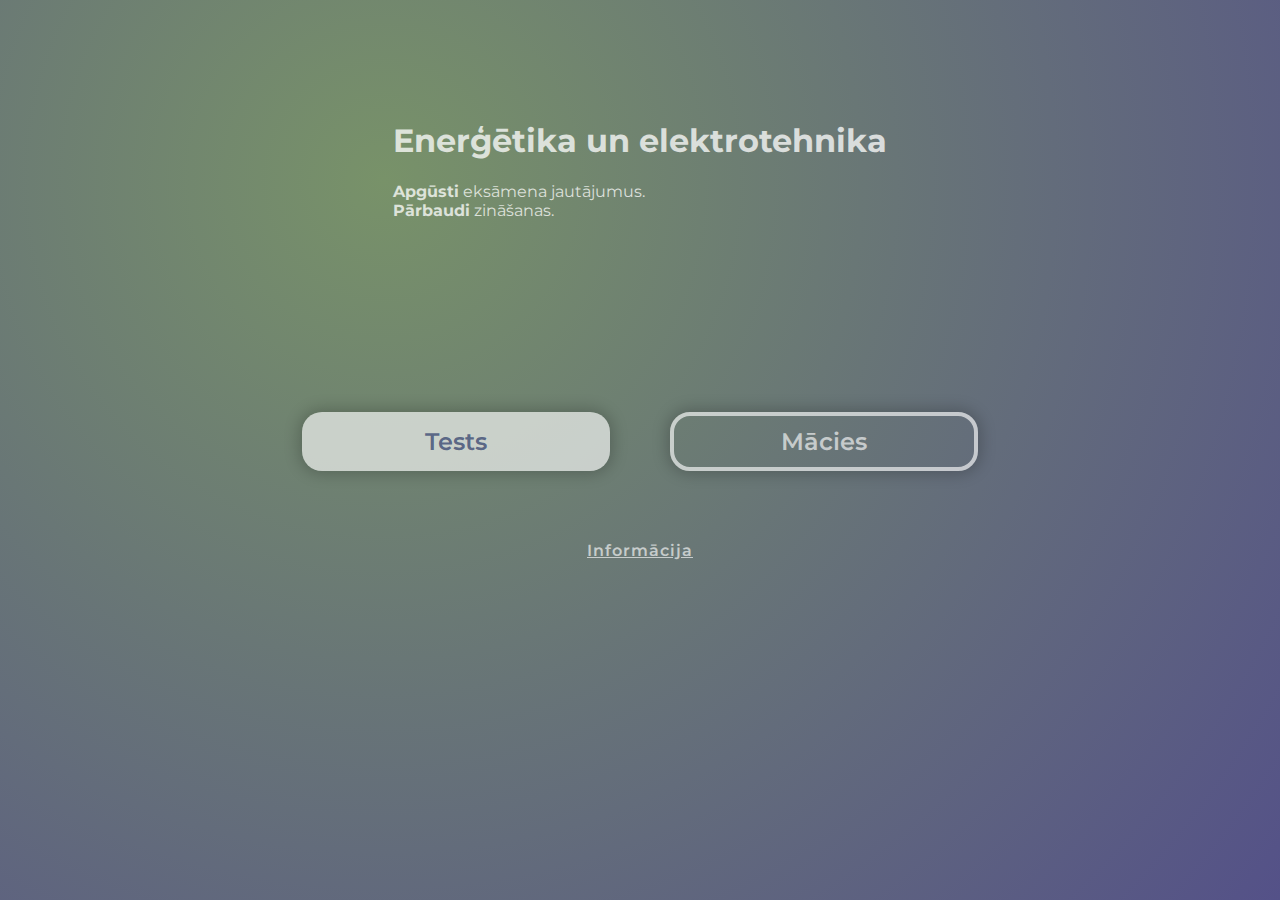
<file: index.html>
<!DOCTYPE html>
<html lang="lv">
<head>
  <meta charset="UTF-8">
  <meta http-equiv="X-UA-Compatible" content="IE=edge">
  <meta name="viewport" content="width=device-width, initial-scale=1.0">
  <link rel="preconnect" href="https://fonts.googleapis.com">
  <link rel="preconnect" href="https://fonts.gstatic.com" crossorigin>
  <link href="https://fonts.googleapis.com/css2?family=Montserrat:ital,wght@0,100;0,200;0,300;0,400;0,500;0,600;0,700;0,800;0,900;1,100;1,200;1,300;1,400;1,500;1,600;1,700;1,800;1,900&display=swap" rel="stylesheet">
  <link rel="stylesheet" href="css/styles.css">
  <link rel="icon" type="image/x-icon" href="./plug.png">
  <title>Topošiem elektriķiem</title>
</head>
<body>
  <div class="background"></div>
  <div class="container">

    <div class="header-container">
      <h1>Enerģētika un elektrotehnika</h1>
      <h4><span style="font-weight: 700;">Apgūsti</span> eksāmena jautājumus.<br><span style="font-weight: 700;">Pārbaudi</span> zināšanas.</h4>
      <p></p>
    </div>

    <div class="btn-container">
      
      <a id="test" class="test-btn btn-large" href="./pages/tests.html"><span>Tests</span></a>
      <a id="learn" class="learn-btn btn-large" href="./pages/macies.html"><span>Mācies</span></a>
    </div>
      <a id="info" class="info-page-btn" href="./pages/info.html"><span>Informācija</span></a>
    
  </div>
</body>
</html>
</file>
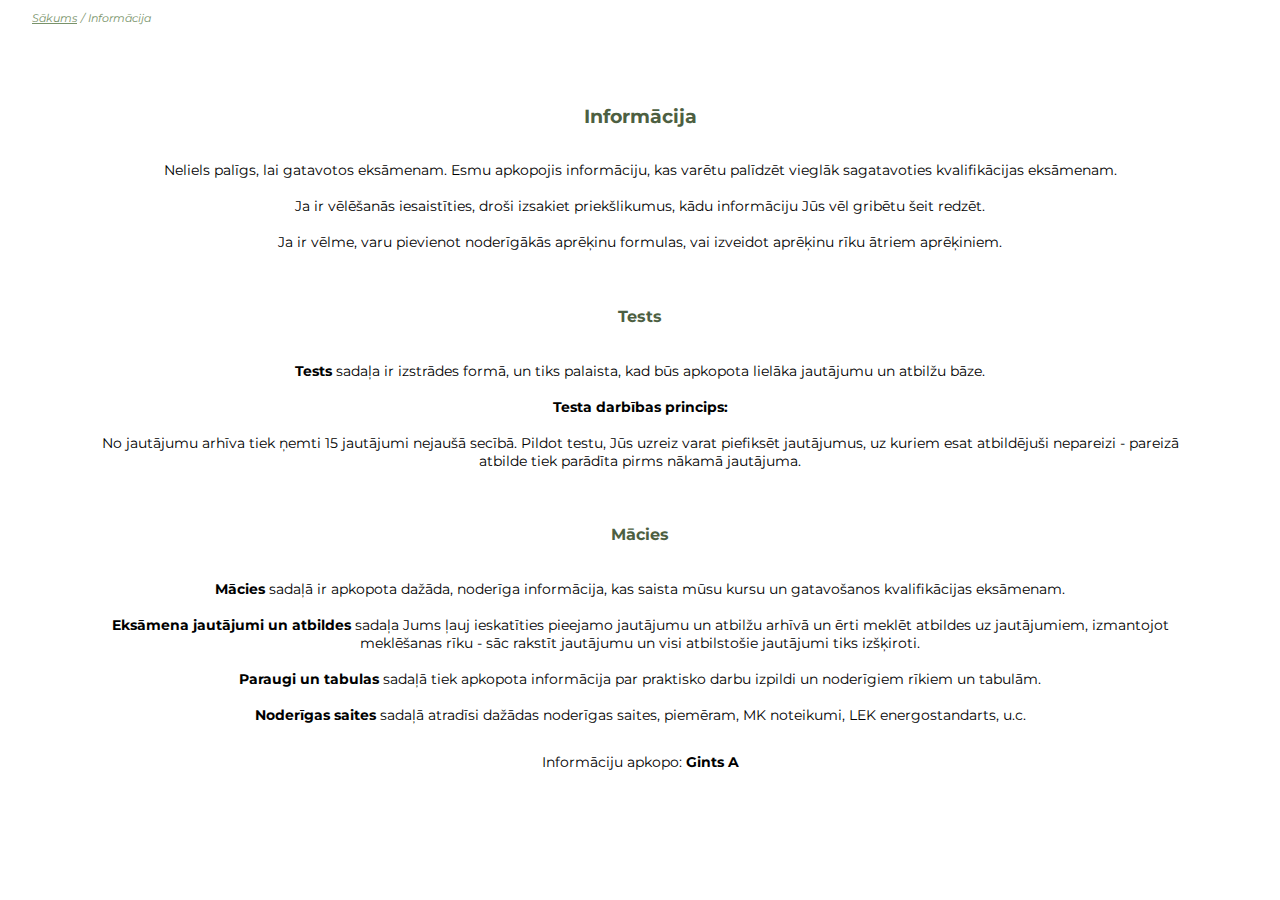
<file: pages/info.html>
<!DOCTYPE html>
<html lang="en">
<head>
  <meta charset="UTF-8">
  <meta http-equiv="X-UA-Compatible" content="IE=edge">
  <meta name="viewport" content="width=device-width, initial-scale=1.0">
  <link rel="preconnect" href="https://fonts.googleapis.com">
  <link rel="preconnect" href="https://fonts.gstatic.com" crossorigin>
  <link href="https://fonts.googleapis.com/css2?family=Montserrat:ital,wght@0,100;0,200;0,300;0,400;0,500;0,600;0,700;0,800;0,900;1,100;1,200;1,300;1,400;1,500;1,600;1,700;1,800;1,900&display=swap" rel="stylesheet">
  <link rel="stylesheet" href="../css/info.css">
  <link rel="icon" type="image/x-icon" href="../plug.png">
  <title>Topošiem elektriķiem | Info</title>
</head>
<body>
  <div class="background"></div>
  <div class="container">

    <div class="breadcrumbs">
      <a class="breadcrumb-item" href="../index.html"><span>Sākums</span></a>

      <p class="breadcrumb-item"> / Informācija</p>
    </div>
    <div class="info-container">
      
      
      

        <h3>Informācija</h3>
        <p>Neliels palīgs, lai gatavotos eksāmenam. Esmu apkopojis informāciju, kas varētu palīdzēt vieglāk sagatavoties kvalifikācijas eksāmenam.<br><br>Ja ir vēlēšanās iesaistīties, droši izsakiet priekšlikumus, kādu informāciju Jūs vēl gribētu šeit redzēt.<br><br>Ja ir vēlme, varu pievienot noderīgākās aprēķinu formulas, vai izveidot aprēķinu rīku ātriem aprēķiniem.
        </p>
        <h4>Tests</h4>
        <p><strong>Tests</strong> sadaļa ir izstrādes formā, un tiks palaista, kad būs apkopota lielāka jautājumu un atbilžu bāze.<br><br><strong>Testa darbības princips:<br><br></strong>No jautājumu arhīva tiek ņemti 15 jautājumi nejaušā secībā. Pildot testu, Jūs uzreiz varat piefiksēt jautājumus, uz kuriem esat atbildējuši nepareizi - pareizā atbilde tiek parādīta pirms nākamā jautājuma.</p>
        <h4>Mācies</h4>
        <p><strong>Mācies</strong> sadaļā ir apkopota dažāda, noderīga informācija, kas saista mūsu kursu un gatavošanos kvalifikācijas eksāmenam.<br><br><strong>Eksāmena jautājumi un atbildes</strong> sadaļa Jums ļauj ieskatīties pieejamo jautājumu un atbilžu arhīvā un ērti meklēt atbildes uz jautājumiem, izmantojot meklēšanas rīku - sāc rakstīt jautājumu un visi atbilstošie jautājumi tiks izšķiroti.<br><br><strong>Paraugi un tabulas</strong> sadaļā tiek apkopota informācija par praktisko darbu izpildi un noderīgiem rīkiem un tabulām.<br><br><strong>Noderīgas saites</strong> sadaļā atradīsi dažādas noderīgas saites, piemēram, MK noteikumi, LEK energostandarts, u.c.</p>

        <p>Informāciju apkopo: <strong>Gints A</strong></p>
        
      </div>

  </div>
</body>
</html>
</file>
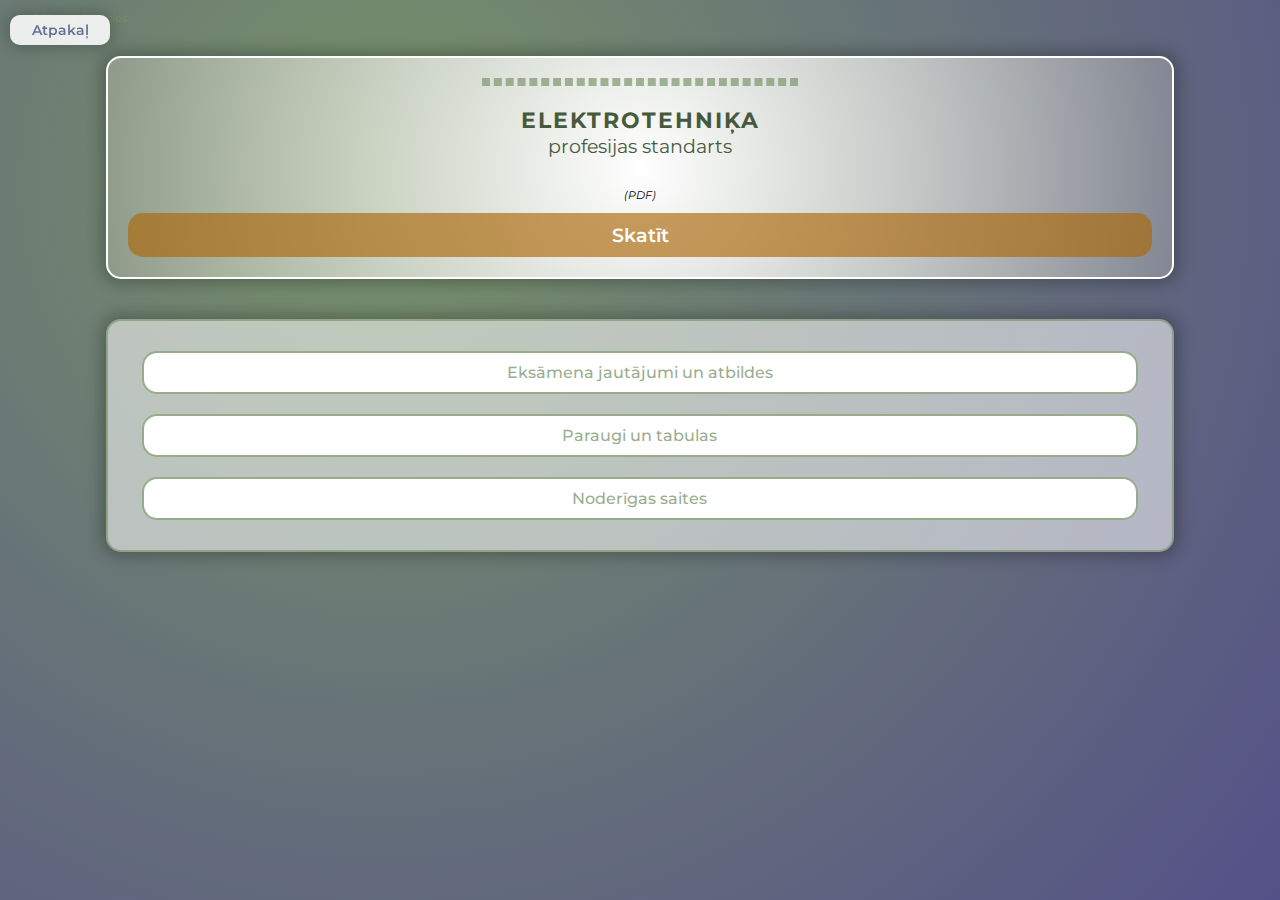
<file: pages/macies.html>
<!DOCTYPE html>
<html lang="lv">
<head>
  <meta charset="UTF-8">
  <meta http-equiv="X-UA-Compatible" content="IE=edge">
  <meta name="viewport" content="width=device-width, initial-scale=1.0">
  <link rel="preconnect" href="https://fonts.googleapis.com">
  <link rel="preconnect" href="https://fonts.gstatic.com" crossorigin>
  <link href="https://fonts.googleapis.com/css2?family=Montserrat:ital,wght@0,100;0,200;0,300;0,400;0,500;0,600;0,700;0,800;0,900;1,100;1,200;1,300;1,400;1,500;1,600;1,700;1,800;1,900&display=swap" rel="stylesheet">
  <link rel="stylesheet" href="../css/styles.css">
  <link rel="icon" type="image/x-icon" href="../plug.png">
  <title>Topošiem elektriķiem | Mācies</title>
</head>
<body>
  <div class="background"></div>
  <div class="container">
    <div class="nav-container">
      <a class="btn-return" href="../index.html"><span>Atpakaļ</span></a>
    </div>


<!-- Saturs -->
    <div class="container">
      
      <div class="breadcrumbs">
        <a class="breadcrumb-item" href="../index.html"><span>Sākums</span></a>

        <p class="breadcrumb-item"> / Mācies</p>
      </div>

      <div class="prof-info">
        <div class="top-box-element"></div>
        <h3 class="prof-info-header"><span>ELEKTROTEHNIĶA</span><br>profesijas standarts</h3>
        <p>(PDF)</p>
        <a class="prof-info-btn" href="https://registri.visc.gov.lv/profizglitiba/dokumenti/standarti/2017/PS-212.pdf"><span>Skatīt</span></a>
        
      </div>

      <div class="link-btns">
        <a class="link-btn" href="./q_a.html"><span>Eksāmena jautājumi un atbildes</span></a>

        <a class="link-btn" href="#"><span>Paraugi un tabulas</span></a>
          
        <a class="link-btn" href="./noderigi.html"><span>Noderīgas saites</span></a>

          
        
      </div>


    </div>

  </div>
  
</body>
</html>
</file>
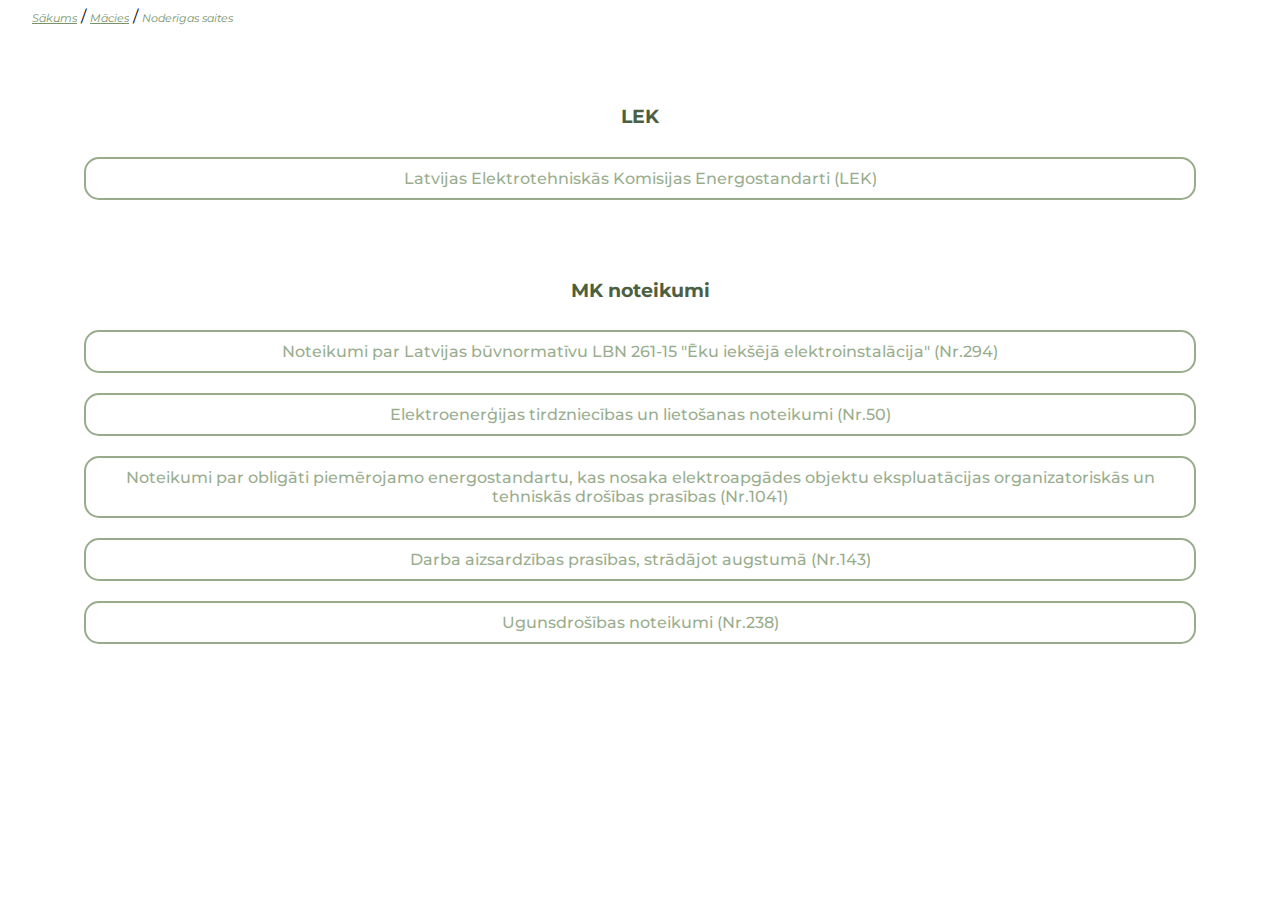
<file: pages/noderigi.html>
<!DOCTYPE html>
<html lang="lv">
<head>
  <meta charset="UTF-8">
  <meta http-equiv="X-UA-Compatible" content="IE=edge">
  <meta name="viewport" content="width=device-width, initial-scale=1.0">
  <link rel="preconnect" href="https://fonts.googleapis.com">
  <link rel="preconnect" href="https://fonts.gstatic.com" crossorigin>
  <link href="https://fonts.googleapis.com/css2?family=Montserrat:ital,wght@0,100;0,200;0,300;0,400;0,500;0,600;0,700;0,800;0,900;1,100;1,200;1,300;1,400;1,500;1,600;1,700;1,800;1,900&display=swap" rel="stylesheet">
  <link rel="stylesheet" href="../css/noderigi.css">
  <link rel="icon" type="image/x-icon" href="../plug.png">
  <title>Topošiem elektriķiem | Noderīgas saites</title>
</head>
<body>
  <div class="container">

    <div class="breadcrumbs">
      <a class="breadcrumb-item" href="../index.html"><span>Sākums</span></a>
      <span> / </span>
      <a class="breadcrumb-item" href="./macies.html"><span>Mācies</span></a>
      <span> / </span>
      <p class="breadcrumb-item">Noderīgas saites</p>
    </div>

    <h3>LEK</h3>
    <a class="link-btn" href="https://latvenergo.lv/lv/par-mums/lek-energostandarti"><span>Latvijas Elektrotehniskās Komisijas Energostandarti (LEK)</span></a>

    <h3>MK noteikumi</h3>
    <a class="link-btn" href="https://likumi.lv/ta/id/274674-noteikumi-par-latvijas-buvnormativu-lbn-261-15-eku-iekseja-elektroinstalacija-"><span>Noteikumi par Latvijas būvnormatīvu LBN 261-15 "Ēku iekšējā elektroinstalācija" (Nr.294)</span></a>

    <a class="link-btn" href="https://likumi.lv/ta/id/263945-elektroenergijas-tirdzniecibas-un-lietosanas-noteikumi"><span>Elektroenerģijas tirdzniecības un lietošanas noteikumi (Nr.50)</span></a>

    <a class="link-btn" href="https://likumi.lv/ta/id/260769-noteikumi-par-obligati-piemerojamo-energostandartu-kas-nosaka-elektroapgades-objektu-ekspluatacijas-organizatoriskas-un-tehnisk..."><span>Noteikumi par obligāti piemērojamo energostandartu, kas nosaka elektroapgādes objektu ekspluatācijas organizatoriskās un tehniskās drošības prasības (Nr.1041)</span></a>

    <a class="link-btn" href="https://likumi.lv/ta/id/265121-darba-aizsardzibas-prasibas-stradajot-augstuma"><span>Darba aizsardzības prasības, strādājot augstumā (Nr.143)</span></a>

    <a class="link-btn" href="https://likumi.lv/ta/id/281646-ugunsdrosibas-noteikumi"><span>Ugunsdrošības noteikumi (Nr.238)</span></a>


  </div>
</body>
</html>
</file>
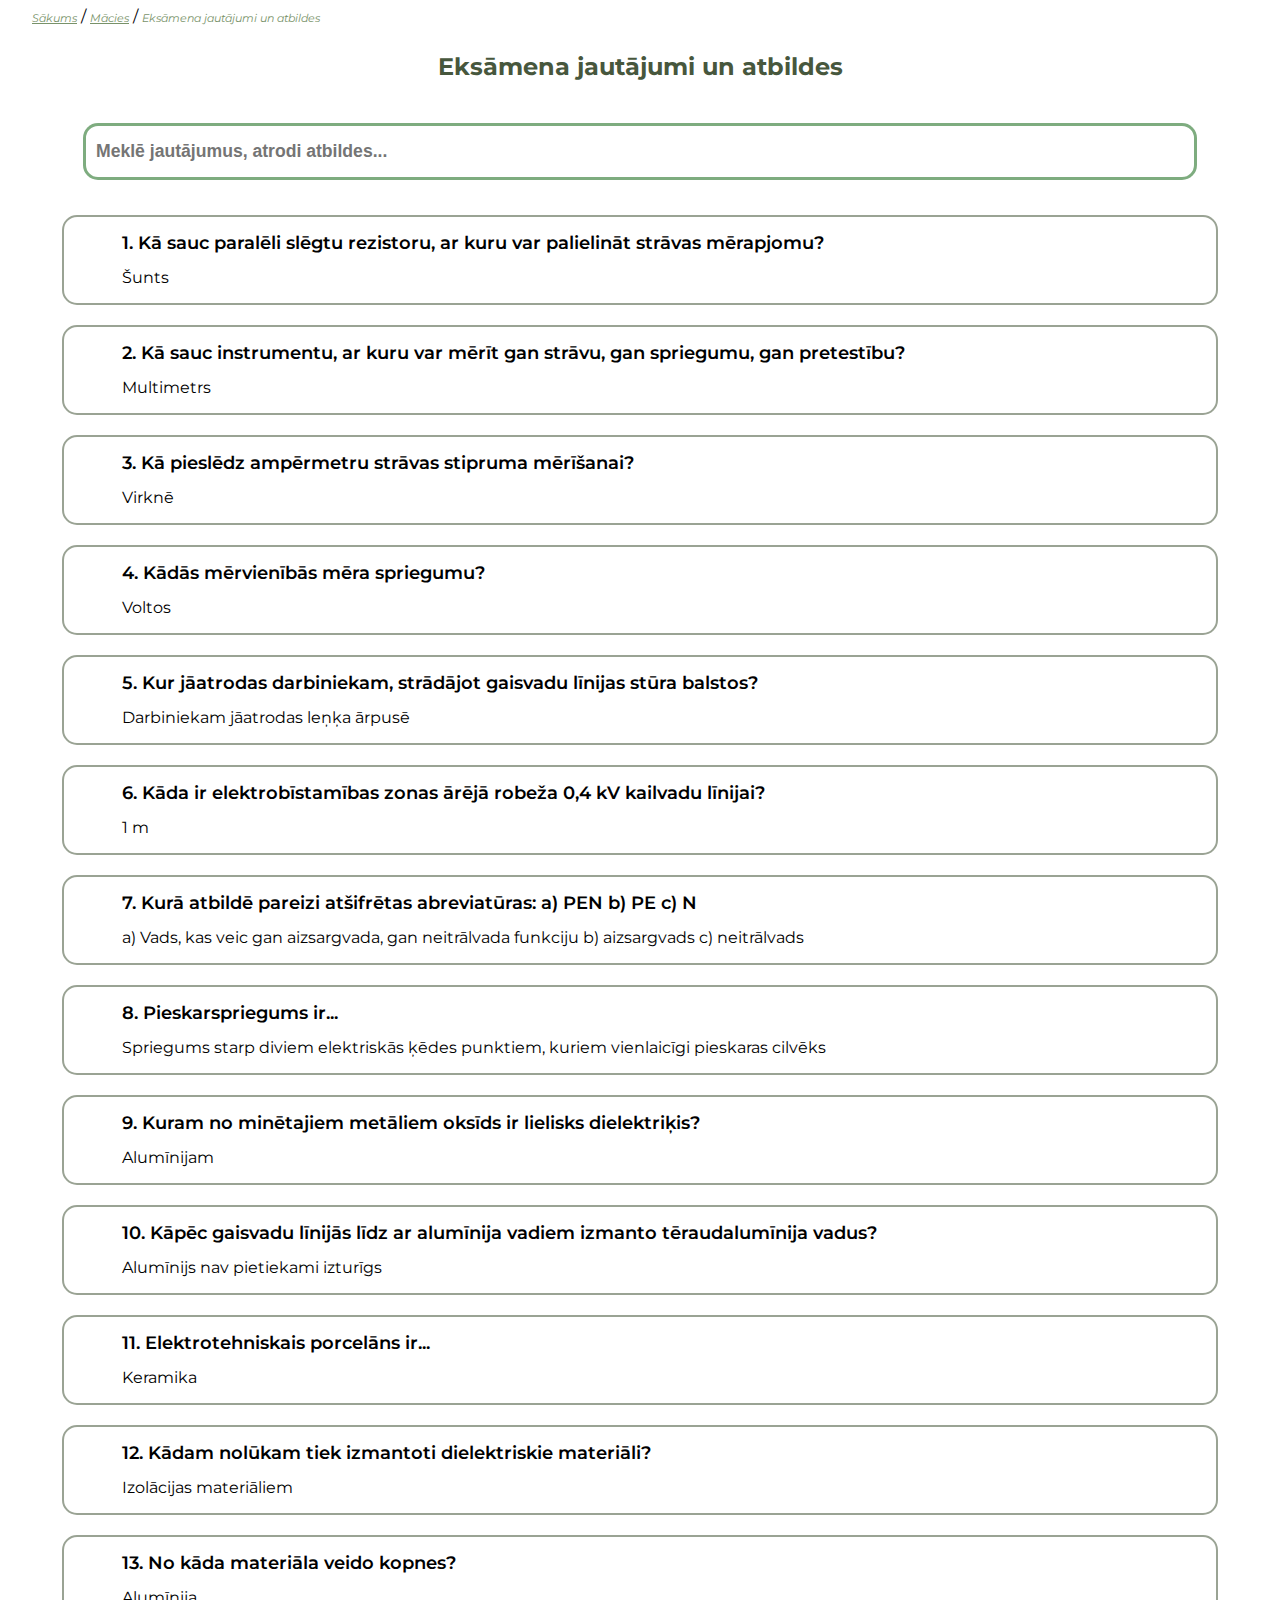
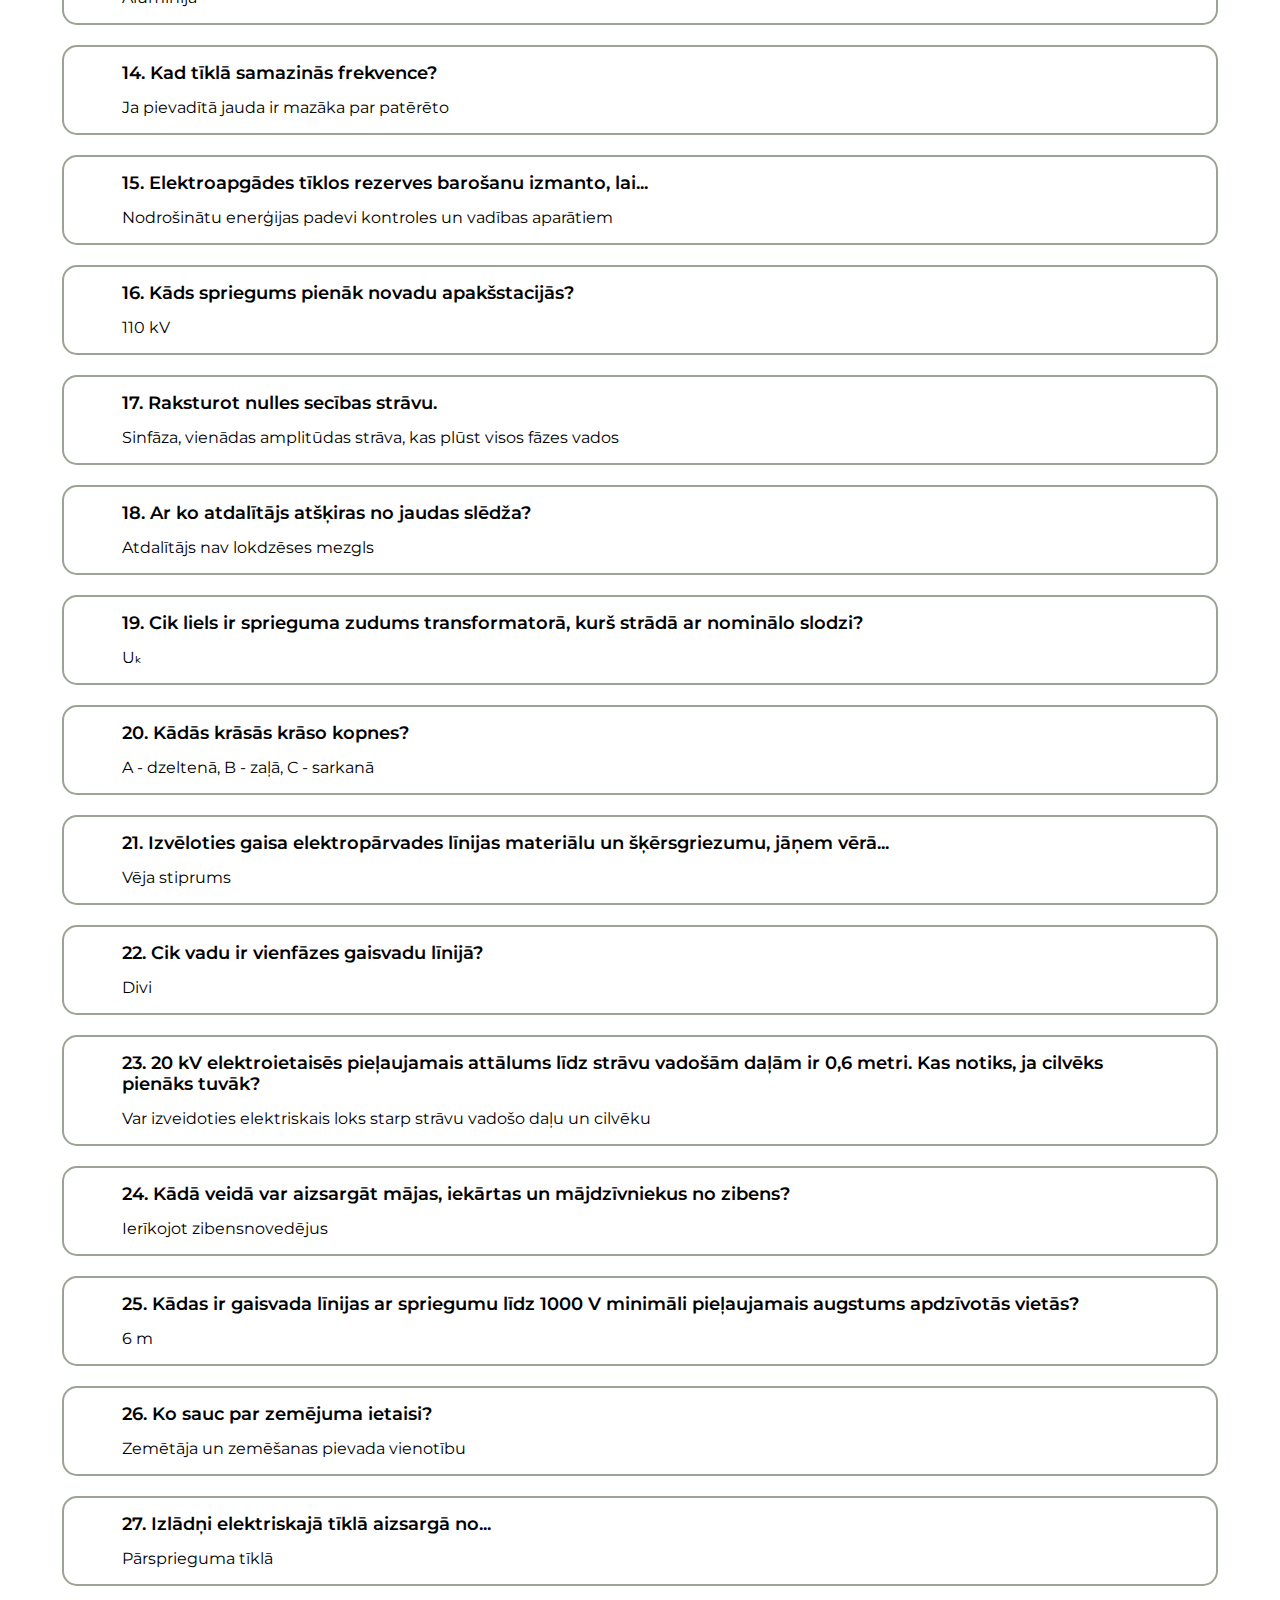
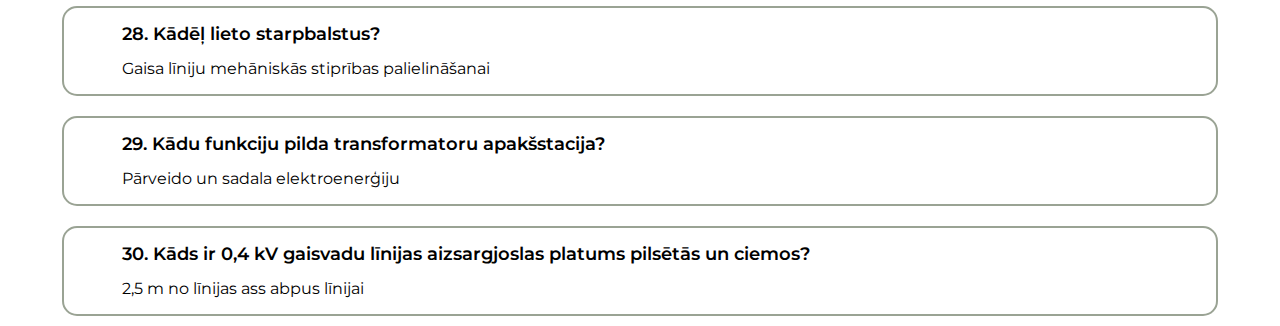
<file: pages/q_a.html>
<!DOCTYPE html>
<html lang="lv">
<head>
  <meta charset="UTF-8">
  <meta http-equiv="X-UA-Compatible" content="IE=edge">
  <meta name="viewport" content="width=device-width, initial-scale=1.0">
  <link rel="preconnect" href="https://fonts.googleapis.com">
  <link rel="preconnect" href="https://fonts.gstatic.com" crossorigin>
  <link href="https://fonts.googleapis.com/css2?family=Montserrat:ital,wght@0,100;0,200;0,300;0,400;0,500;0,600;0,700;0,800;0,900;1,100;1,200;1,300;1,400;1,500;1,600;1,700;1,800;1,900&display=swap" rel="stylesheet">
  <link rel="stylesheet" href="../css/qna.css">
  <link rel="icon" type="image/x-icon" href="../plug.png">
  <title>Topošiem elektriķiem | Jautājumi un atbildes</title>
</head>
<body>
  <div class="container">


    <div class="breadcrumbs">
      <a class="breadcrumb-item" href="../index.html"><span>Sākums</span></a>
      <span> / </span>
      <a class="breadcrumb-item" href="./macies.html"><span>Mācies</span></a>
      <span> / </span>
      <p class="breadcrumb-item">Eksāmena jautājumi un atbildes</p>
    </div>

    <h1>Eksāmena jautājumi un atbildes</h1>
    <input type="text" id="search-bar" placeholder="Meklē jautājumus, atrodi atbildes...">
    <div id="questions-container"></div>
    
  </div>
  
  <script src="../js/questions.js"></script>
</body>
</html>
</file>
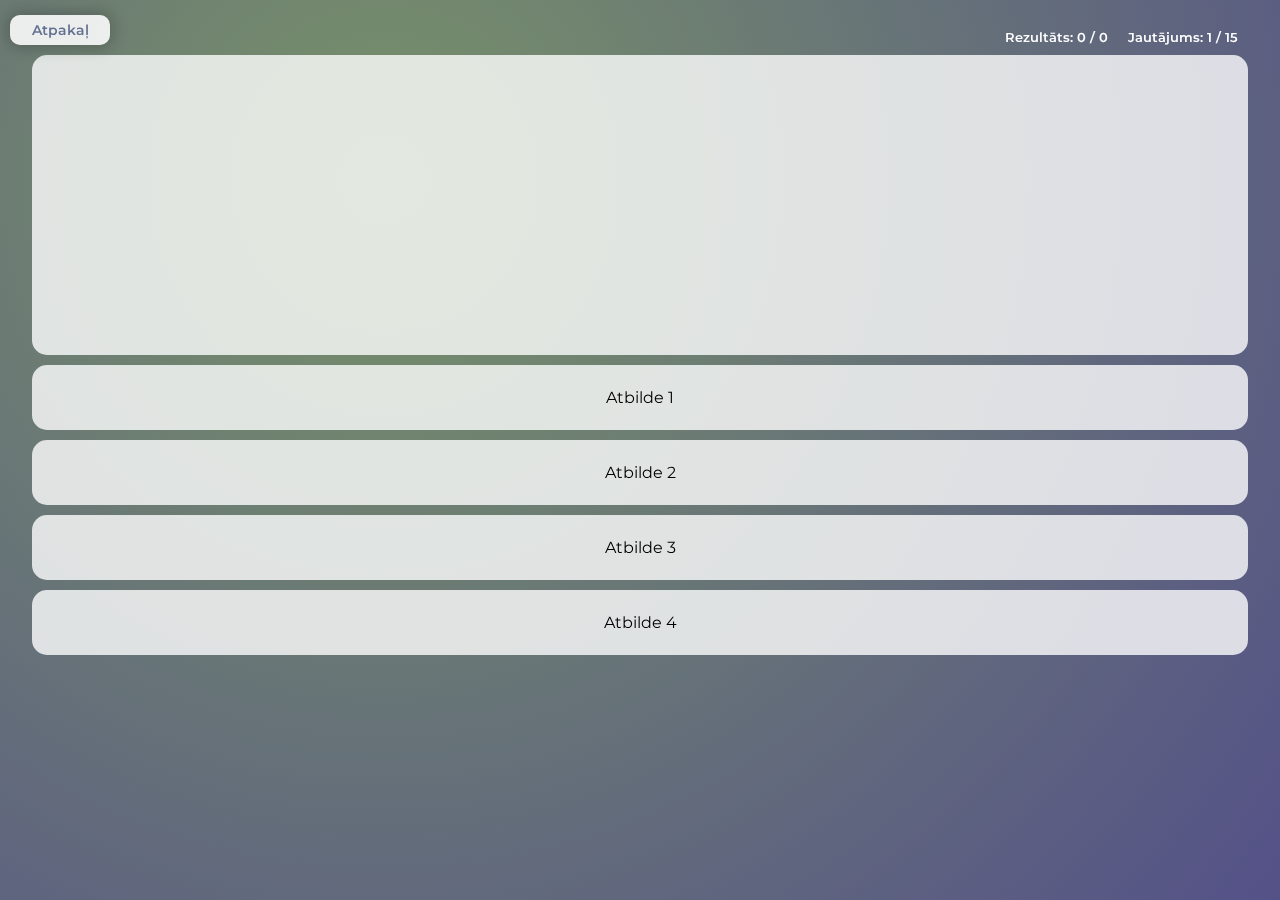
<file: pages/tests.html>
<!DOCTYPE html>
<html lang="lv">
<head>
  <meta charset="UTF-8">
  <meta http-equiv="X-UA-Compatible" content="IE=edge">
  <meta name="viewport" content="width=device-width, initial-scale=1.0">
  <link rel="preconnect" href="https://fonts.googleapis.com">
  <link rel="preconnect" href="https://fonts.gstatic.com" crossorigin>
  <link href="https://fonts.googleapis.com/css2?family=Montserrat:ital,wght@0,100;0,200;0,300;0,400;0,500;0,600;0,700;0,800;0,900;1,100;1,200;1,300;1,400;1,500;1,600;1,700;1,800;1,900&display=swap" rel="stylesheet">
  <link rel="stylesheet" href="../css/styles.css">
  <link rel="icon" type="image/x-icon" href="../plug.png">
  <title>Topošiem elektriķiem | Tests</title>
</head>
<body>
  <div class="background"></div>
  <div class="container">
    <div class="nav-container">
      <a class="btn-return" href="../index.html"><span>Atpakaļ</span></a>
    </div>

    <div class="test-container">
      <div class="score-bar">
        <div class="score-counter counter"><span>Rezultāts: <span>0 </span>/ <span>0</span></span></div>
        <div class="question-counter counter"><span>Jautājums: <span>1 </span>/ <span>15</span></span></span></div>
      </div>
      <div class="question-card"></div>
      <div class="answers-container">
        <div id="ans1" class="answer"><span>Atbilde 1</span></div>
        <div id="ans2" class="answer"><span>Atbilde 2</span></div>
        <div id="ans3" class="answer"><span>Atbilde 3</span></div>
        <div id="ans4" class="answer"><span>Atbilde 4</span></div>
      </div>
    </div>

  </div>
  
</body>
</html>
</file>
<file: css/styles.css>
html {
  font-size: 16px;
  margin: 0;
  padding: 0;
  font-family: 'Montserrat', sans-serif;
}

body {
  margin: 0;
  padding: 0;
  width: 100%;
  min-height: 100vh;
  position: relative;
  overflow: hidden;
}

.background {
  position: absolute;
  top: 0;
  right: 0;
  bottom: 0;
  left: 0;
  background-image: radial-gradient(circle at 30% 20%, #789269 0%, #545188 100%);
}

.container {
  position: relative;
  width: 100%;
  height: 100vh;
  display: flex;
  flex-flow: column nowrap;
  justify-content:flex-start;
  align-items: center;
}

.breadcrumbs {
  width: 95%;

}
.breadcrumb-item {
  display: inline-block;
  font-size: 0.7rem;
  color: #789269;
  font-style: italic;
}

.nav-container {
  width: 100%;
  height: 30px;
  position: fixed;
  font-size: 0.9rem;
  top: 15px;
  z-index: 10;
}

.btn-return {
  width: 100px;
  text-decoration: none;
  background-color: rgba(255, 255, 255, 0.871);
  display: inline-block;
  text-align: center;
  padding: 6px 0;
  border-radius: 10px;
  margin-left: 10px;
  color: #19295ea5;
  font-weight: 600;
  box-shadow: 0 0 15px 3px #00000036;
}

.header-container {
  padding: 0 50px;
  color: rgba(255, 255, 255, 0.748);
  margin: 100px 0;
}

.header-container h4 {
  font-weight: 400;
  text-shadow: 0 0 15px 5px rgba(0, 0, 0, 0.46);
}
.header-container h1 {
  text-shadow: 0 0 15px 5px rgba(0, 0, 0, 0.46);
}

.btn-container {
  height: 200px;
  display: flex;
  flex-flow: row wrap;
  justify-content: center;
  align-items: center;
}

.btn-large {
  width: 300px;
  display: inline-block;
  text-decoration: none;
  background-color: rgba(255, 255, 255, 0.633);
  border-radius: 20px;
  text-align: center;
  padding: 15px 4px;
  margin: 0 30px;
  font-size: 1.5rem;
  font-weight: 600;
  color: #19295ea5;
  box-shadow: 0 0 15px 3px #00000036;
  transition: 0.2s;
}

.btn-large:hover {
  transform: scale(1.02);
  transition: 0.2s;
  box-shadow: 0 0 10px 1px #00000018;
  background-color: rgba(255, 255, 255, 0.912);
}

.learn-btn {
  background-color: #00000000;
  border: solid 4px rgba(255, 255, 255, 0.633);
  color:rgba(255, 255, 255, 0.633);
  padding: 11px 0;
}

.learn-btn:hover {
  border: solid 4px rgb(255, 255, 255);
  background-color: #00000000;
  color: white;
}

.content-container {
  position: fixed;
  top: 60px;
  width: 100%;
  background-color: rgb(217, 232, 225);
  height: 1000px;
  overflow-y: scroll;
  box-shadow: 0 0 10px 5px rgba(0, 0, 0, 0.257);
  display: flex;
  flex-flow: column nowrap;
  justify-content: flex-start;
  align-items: center;
}

.info-container {
  position: fixed;
  top: 60px;
  width: 100%;
  background-color: rgb(217, 232, 225);
  min-height: 200px;
  box-shadow: 0 0 10px 5px rgba(0, 0, 0, 0.257);
  display: flex;
  flex-flow: column nowrap;
  justify-content: flex-start;
  align-items: center;
}

.test-container {
  position: fixed;
  top: 20px;
  width: 95%;
  display: flex;
  flex-flow: column nowrap;
  justify-content: flex-start;
  align-items: center;
  
}

.score-bar {
  width: 100%;
  font-size: .8rem;
  display: flex;
  flex-flow: row nowrap;
  justify-content:flex-end;
  align-items: center;
  padding: 10px 0;
  color: white;
  font-weight: 600;
}

.counter {
  margin: 0 10px;
}

.question-card {
  width: 100%;
  height: 300px;
  background-color: #ffffffca;
  border-radius: 15px;
  overflow-y: scroll;
}

.answers-container {
  width: 100%;
}

.answer {
  width: 100%;
  margin: 10px 0;
  height: 65px;
  background-color: #ffffffca;
  border-radius: 15px;
  display: flex;
  justify-content: center;
  align-items: center;
}

.top-box-element {
  width: 30%;
  border: dashed 4px #789269a8; 
}

.prof-info {
  width: 80%;
  border: solid 2px #ffffff;
  background-image: radial-gradient(circle at 50% 50%, #ffffff 0%, #e7e1cd43 100%);
  border-radius: 15px;
  margin: 20px 0;
  padding: 20px;
  position: relative;
  display: flex;
  flex-flow: column nowrap;
  justify-content: center;
  align-items: center;
  box-shadow: 0 0 15px 5px #00000040;
}

.prof-info-btn {
  text-decoration: none;
  background-color: #ac690ba8;
  color: white;
  display: inline-block;
  width: 100%;
  text-align: center;
  font-size: 1.2rem;
  font-weight: 600;
  padding: 10px 0;
  border-radius: 15px;
}

.prof-info p {
font-size: 0.7rem;
font-style: italic;
width: 100%;
text-align: center;
}

.prof-info-header span {
  font-size: 1.4rem;
  letter-spacing: 2px;
  font-weight: 700;
}

.prof-info-header {
  color: #47593d;
  text-align: center;
  font-size: 1.2rem;
  font-weight: 400;
}

.link-btns {
  width: 80%;
  border: solid 2px #789269a7;
  background-color: rgba(255, 255, 255, 0.544);
  border-radius: 15px;
  margin: 20px 0;
  padding: 20px;
  position: relative;
  display: flex;
  flex-flow: column nowrap;
  justify-content: center;
  align-items: center;
  box-shadow: 0 0 15px 5px #00000040;
}


.link-btn {
  display: inline-block;
  width: 95%;
  text-align: center;
  text-decoration: none;
  border: solid 2px #789269c3;
  background-color: #ffffff;
  color: #789269c3;
  border-radius: 15px;
  padding: 10px;
  margin: 10px;
  font-weight: 500;
}

.info-page-btn {
  color: rgba(255, 255, 255, 0.627);
  font-weight: 600;
  letter-spacing: 1px;
}

/* Tablet styles */
@media screen and (min-width: 768px) {

}

/* Desktop styles */
@media screen and (min-width: 1024px) {
  
}
</file>
<file: css/info.css>
html {
  font-size: 16px;
  margin: 0;
  padding: 0;
  font-family: 'Montserrat', sans-serif;
}

body {
  margin: 0;
  padding: 0;
  width: 100%;
}

.container {
  width: 100%;
  display: flex;
  flex-flow: column nowrap;
  justify-content: flex-start;
  align-items: center;
}

.info-container {
  width: 100%;
  display: flex;
  flex-flow: column nowrap;
  justify-content: flex-start;
  align-items: center;
}

.info-container h3 {
  padding-top: 50px;
  width: 100%;
  text-align: center;
  color: #4d5f42;
}

.info-container h4 {
  padding-top: 20px;
  width: 100%;
  text-align: center;
  color: #4d5f42;
}

.info-container p {
  width: 85%;
  font-size: 0.9rem;
  text-align: center;
}

.breadcrumbs {
  width: 95%;
}

.breadcrumb-item {
  display: inline-block;
  font-size: 0.7rem;
  color: #789269;
  font-style: italic;
}


@media screen and (min-width: 768px) {

}

/* Desktop styles */
@media screen and (min-width: 1024px) {
  
}
</file>
<file: css/noderigi.css>
html {
  font-size: 16px;
  margin: 0;
  padding: 0;
  font-family: 'Montserrat', sans-serif;
}

body {
  margin: 0;
  padding: 0;
  width: 100%;
}

.container {
  width: 100%;
  display: flex;
  flex-flow: column nowrap;
  justify-content: flex-start;
  align-items: center;

}

.container h3 {
  padding-top: 50px;
  width: 50%;
  text-align: center;
  color: #4d5f42;
}

.breadcrumbs {
  width: 95%;
}

.breadcrumb-item {
  display: inline-block;
  font-size: 0.7rem;
  color: #789269;
  font-style: italic;
}

.link-btn {
  display: inline-block;
  width: 85%;
  text-align: center;
  text-decoration: none;
  border: solid 2px #789269c3;
  background-color: #ffffff;
  color: #789269c3;
  border-radius: 15px;
  padding: 10px;
  margin: 10px;
  font-weight: 500;
}


@media screen and (min-width: 768px) {

}

/* Desktop styles */
@media screen and (min-width: 1024px) {
  
}
</file>
<file: css/qna.css>
html {
  font-size: 16px;
  margin: 0;
  padding: 0;
  font-family: 'Montserrat', sans-serif;
}

body {
  margin: 0;
  padding: 0;
  width: 100%;
}

.container {
  width: 100%;
  display: flex;
  flex-flow: column nowrap;
  justify-content: flex-start;
  align-items: center;
}


.breadcrumbs {
  width: 95%;
}

.breadcrumb-item {
  display: inline-block;
  font-size: 0.7rem;
  color: #789269;
  font-style: italic;
}

h1 {
  width: 90%;
  color:#47573d;
  font-size: 1.5rem;
  text-align: center;
}

#search-bar {
  width: 85%;
  font-size: 1.1rem;
  font-weight: 600;
  margin: 25px 0;
  padding: 15px 10px;
  border: solid 3px #3a813ba7;
  border-radius: 15px;
}

#questions-container {
  width: 90%;
  display: flex;
  flex-flow: column nowrap;
  justify-content: flex-start;
  align-items: center;
}

.question-answer-container {
  width: 100%;
  display: flex;
  flex-flow: column nowrap;
  justify-content: space-between;
  align-items: center;
  border: solid 2px #47573d8c;
  border-radius: 15px;
  margin: 10px 0;
}



.question {
  width: 90%;
  font-weight: 600;
  font-size: 1.1rem;
  margin: 15px;

}

.answer {
  font-size: 1rem;
  margin-bottom: 16px;
  width: 90%;

}

@media screen and (min-width: 768px) {

}

/* Desktop styles */
@media screen and (min-width: 1024px) {
  
}
</file>
